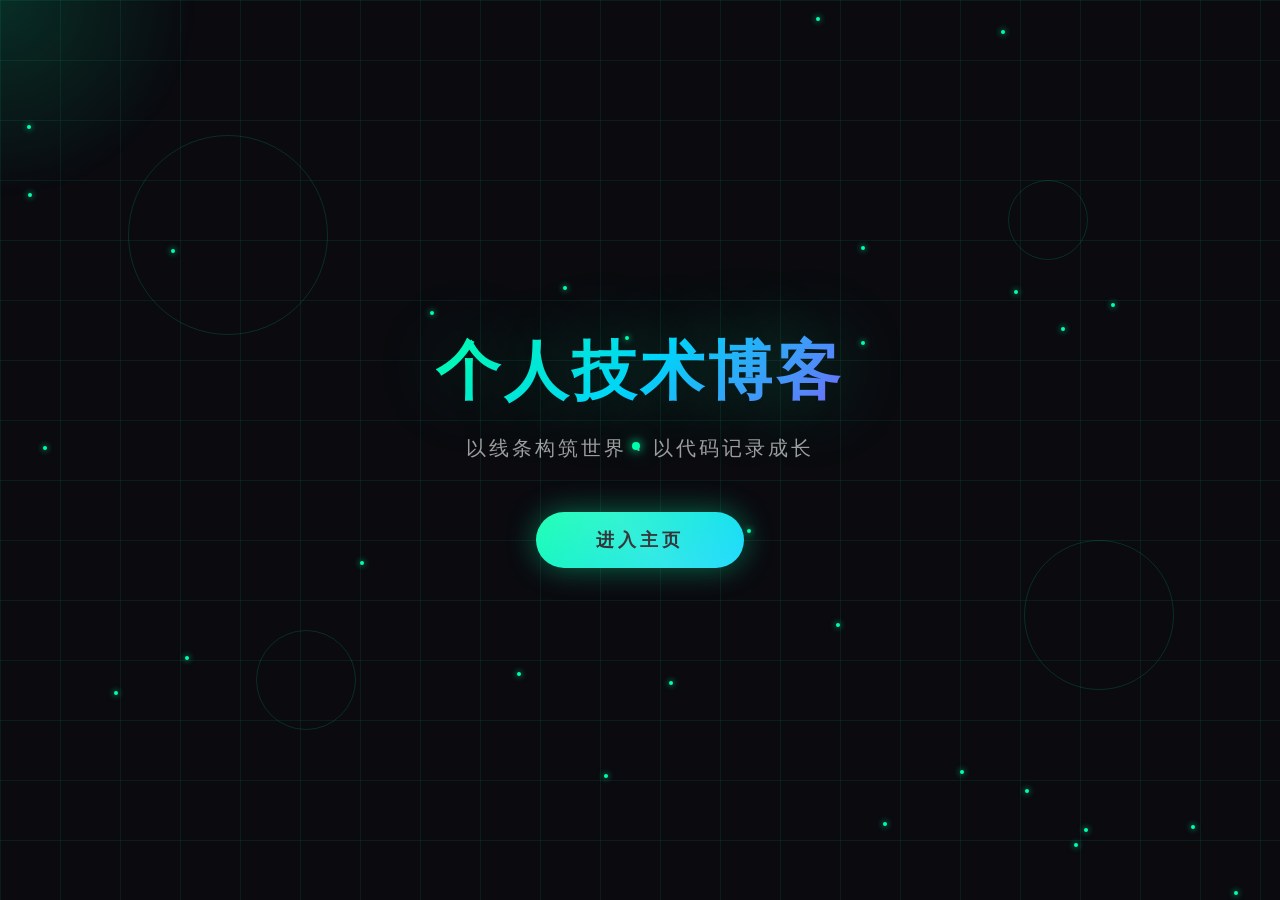
<file: my-blog-frontend-github/index.html>
<!DOCTYPE html>
<html lang="zh-CN">
<head>
<meta charset="UTF-8">
<meta name="viewport" content="width=device-width, initial-scale=1.0">
<title>个人技术博客</title>
<style>
* { margin: 0; padding: 0; box-sizing: border-box; }
body {
    background: #0a0a0f;
    color: #fff;
    font-family: "Microsoft Yahei", -apple-system, BlinkMacSystemFont, sans-serif;
    overflow: hidden;
    height: 100vh;
    display: flex;
    align-items: center;
    justify-content: center;
    position: relative;
    cursor: none;
}
.grid-bg {
    position: absolute;
    top: 0; left: 0;
    width: 100%; height: 100%;
    background-image: 
        linear-gradient(rgba(0, 255, 170, 0.08) 1px, transparent 1px),
        linear-gradient(90deg, rgba(0, 255, 170, 0.08) 1px, transparent 1px);
    background-size: 60px 60px;
    animation: gridMove 20s linear infinite;
}
@keyframes gridMove {
    0% { background-position: 0 0; }
    100% { background-position: 60px 60px; }
}
.lines {
    position: absolute;
    top: 0; left: 0;
    width: 100%; height: 100%;
    overflow: hidden;
    pointer-events: none;
}
.line {
    position: absolute;
    background: linear-gradient(90deg, transparent, rgba(0, 255, 170, 0.3), transparent);
    height: 1px;
    animation: lineMove 8s ease-in-out infinite;
}
@keyframes lineMove {
    0% { transform: translateX(-100%); opacity: 0; }
    50% { opacity: 1; }
    100% { transform: translateX(100%); opacity: 0; }
}
.particles {
    position: absolute;
    top: 0; left: 0;
    width: 100%; height: 100%;
    pointer-events: none;
}
.particle {
    position: absolute;
    width: 4px; height: 4px;
    background: #00ffaa;
    border-radius: 50%;
    box-shadow: 0 0 6px #00ffaa;
    animation: particleFloat 6s ease-in-out infinite;
}
@keyframes particleFloat {
    0%, 100% { transform: translateY(0); opacity: 0.3; }
    50% { transform: translateY(-30px); opacity: 1; }
}
.cursor-glow {
    position: fixed;
    width: 400px;
    height: 400px;
    border-radius: 50%;
    background: radial-gradient(circle, rgba(0, 255, 170, 0.15) 0%, transparent 70%);
    pointer-events: none;
    transform: translate(-50%, -50%);
    z-index: 1;
    transition: width 0.3s, height 0.3s;
}
.cursor-dot {
    position: fixed;
    width: 8px;
    height: 8px;
    background: #00ffaa;
    border-radius: 50%;
    pointer-events: none;
    transform: translate(-50%, -50%);
    z-index: 9999;
    box-shadow: 0 0 10px #00ffaa, 0 0 20px rgba(0, 255, 170, 0.5);
    transition: width 0.2s, height 0.2s;
}
.cursor-dot.clicking {
    width: 16px;
    height: 16px;
}
.drag-trail {
    position: fixed;
    width: 6px;
    height: 6px;
    background: #00ffaa;
    border-radius: 50%;
    pointer-events: none;
    z-index: 9998;
    transform: translate(-50%, -50%);
}
.ripple {
    position: fixed;
    width: 20px;
    height: 20px;
    border: 2px solid #00ffaa;
    border-radius: 50%;
    pointer-events: none;
    transform: translate(-50%, -50%);
    z-index: 9997;
    animation: rippleExpand 0.8s ease-out forwards;
}
@keyframes rippleExpand {
    0% {
        width: 20px;
        height: 20px;
        opacity: 1;
    }
    100% {
        width: 150px;
        height: 150px;
        opacity: 0;
    }
}
.explosion-particle {
    position: fixed;
    width: 4px;
    height: 4px;
    background: #00ffaa;
    border-radius: 50%;
    pointer-events: none;
    z-index: 9996;
    box-shadow: 0 0 8px currentColor;
}
.container {
    text-align: center;
    z-index: 10;
    animation: fadeInUp 1.2s ease-out;
    position: relative;
}
@keyframes fadeInUp {
    from { opacity: 0; transform: translateY(30px); }
    to { opacity: 1; transform: translateY(0); }
}
.title {
    font-size: 64px;
    font-weight: bold;
    margin-bottom: 20px;
    background: linear-gradient(135deg, #00ffaa 0%, #00d4ff 50%, #7b61ff 100%);
    -webkit-background-clip: text;
    -webkit-text-fill-color: transparent;
    background-clip: text;
    letter-spacing: 4px;
    text-shadow: 0 0 80px rgba(0, 255, 170, 0.3);
    transition: transform 0.3s ease;
}
.subtitle {
    font-size: 20px;
    color: rgba(255, 255, 255, 0.6);
    margin-bottom: 50px;
    letter-spacing: 3px;
}
.enter-btn {
    display: inline-block;
    padding: 16px 60px;
    font-size: 18px;
    font-weight: bold;
    color: #0a0a0f;
    background: linear-gradient(135deg, #00ffaa 0%, #00d4ff 100%);
    border: none;
    border-radius: 50px;
    cursor: none;
    text-decoration: none;
    letter-spacing: 4px;
    transition: all 0.3s ease;
    box-shadow: 0 0 30px rgba(0, 255, 170, 0.4);
    position: relative;
    overflow: hidden;
}
.enter-btn:hover {
    transform: translateY(-3px) scale(1.05);
    box-shadow: 0 0 50px rgba(0, 255, 170, 0.6);
}
.enter-btn::after {
    content: '';
    position: absolute;
    top: -50%; left: -50%;
    width: 200%; height: 200%;
    background: linear-gradient(45deg, transparent, rgba(255,255,255,0.2), transparent);
    animation: btnShine 3s ease-in-out infinite;
}
@keyframes btnShine {
    0% { transform: translateX(-100%) rotate(45deg); }
    100% { transform: translateX(100%) rotate(45deg); }
}
.floating-shape {
    position: absolute;
    border: 1px solid rgba(0, 255, 170, 0.15);
    border-radius: 50%;
    animation: float 10s ease-in-out infinite;
}
@keyframes float {
    0%, 100% { transform: translate(0, 0); }
    25% { transform: translate(20px, -20px); }
    50% { transform: translate(-10px, -10px); }
    75% { transform: translate(-20px, 10px); }
}
.shape1 { width: 200px; height: 200px; top: 15%; left: 10%; animation-delay: 0s; }
.shape2 { width: 150px; height: 150px; top: 60%; left: 80%; animation-delay: 2s; }
.shape3 { width: 100px; height: 100px; top: 70%; left: 20%; animation-delay: 4s; }
.shape4 { width: 80px; height: 80px; top: 20%; right: 15%; animation-delay: 1s; }
</style>
</head>
<body>
<div class="grid-bg"></div>
<div class="lines">
    <div class="line" style="top: 20%; animation-delay: 0s;"></div>
    <div class="line" style="top: 40%; animation-delay: 2s;"></div>
    <div class="line" style="top: 60%; animation-delay: 4s;"></div>
    <div class="line" style="top: 80%; animation-delay: 1s;"></div>
</div>
<div class="particles" id="particles"></div>
<div class="floating-shape shape1"></div>
<div class="floating-shape shape2"></div>
<div class="floating-shape shape3"></div>
<div class="floating-shape shape4"></div>

<div class="cursor-glow" id="cursorGlow"></div>
<div class="cursor-dot" id="cursorDot"></div>

<div class="container">
    <h1 class="title" id="mainTitle">个人技术博客</h1>
    <p class="subtitle">以线条构筑世界 · 以代码记录成长</p>
    <a href="home.html" class="enter-btn" id="enterBtn">进入主页</a>
</div>

<script>
const cursorGlow = document.getElementById('cursorGlow');
const cursorDot = document.getElementById('cursorDot');
const enterBtn = document.getElementById('enterBtn');
const mainTitle = document.getElementById('mainTitle');

let mouseX = 0, mouseY = 0;
let glowX = 0, glowY = 0;
const trailParticles = [];

document.addEventListener('mousemove', (e) => {
    mouseX = e.clientX;
    mouseY = e.clientY;
    
    cursorDot.style.left = mouseX + 'px';
    cursorDot.style.top = mouseY + 'px';
    
    for (let i = 0; i < 2; i++) {
        createTrailParticle(mouseX, mouseY);
    }
});

function createTrailParticle(x, y) {
    const particle = document.createElement('div');
    particle.className = 'drag-trail';
    particle.style.left = x + 'px';
    particle.style.top = y + 'px';
    
    const hue = 150 + Math.random() * 60;
    particle.style.background = `hsl(${hue}, 100%, 60%)`;
    particle.style.boxShadow = `0 0 6px hsl(${hue}, 100%, 60%)`;
    
    document.body.appendChild(particle);
    trailParticles.push({
        element: particle,
        x: x,
        y: y,
        vx: (Math.random() - 0.5) * 2,
        vy: (Math.random() - 0.5) * 2,
        life: 1
    });
}

function updateTrail() {
    for (let i = trailParticles.length - 1; i >= 0; i--) {
        const p = trailParticles[i];
        p.x += p.vx;
        p.y += p.vy;
        p.life -= 0.03;
        
        p.element.style.left = p.x + 'px';
        p.element.style.top = p.y + 'px';
        p.element.style.opacity = p.life;
        p.element.style.transform = `translate(-50%, -50%) scale(${p.life})`;
        
        if (p.life <= 0) {
            p.element.remove();
            trailParticles.splice(i, 1);
        }
    }
    requestAnimationFrame(updateTrail);
}
updateTrail();

function animateGlow() {
    glowX += (mouseX - glowX) * 0.1;
    glowY += (mouseY - glowY) * 0.1;
    cursorGlow.style.left = glowX + 'px';
    cursorGlow.style.top = glowY + 'px';
    requestAnimationFrame(animateGlow);
}
animateGlow();

document.addEventListener('mousedown', (e) => {
    cursorDot.classList.add('clicking');
    createRipple(e.clientX, e.clientY);
    createExplosion(e.clientX, e.clientY);
});

document.addEventListener('mouseup', () => {
    cursorDot.classList.remove('clicking');
});

function createRipple(x, y) {
    const ripple = document.createElement('div');
    ripple.className = 'ripple';
    ripple.style.left = x + 'px';
    ripple.style.top = y + 'px';
    document.body.appendChild(ripple);
    setTimeout(() => ripple.remove(), 800);
}

function createExplosion(x, y) {
    const particleCount = 20;
    for (let i = 0; i < particleCount; i++) {
        const particle = document.createElement('div');
        particle.className = 'explosion-particle';
        
        const angle = (Math.PI * 2 * i) / particleCount;
        const velocity = 60 + Math.random() * 80;
        const hue = 150 + Math.random() * 80;
        
        particle.style.background = `hsl(${hue}, 100%, 60%)`;
        particle.style.color = `hsl(${hue}, 100%, 60%)`;
        particle.style.left = x + 'px';
        particle.style.top = y + 'px';
        
        document.body.appendChild(particle);
        
        const dx = Math.cos(angle) * velocity;
        const dy = Math.sin(angle) * velocity;
        
        let posX = x, posY = y;
        let vx = dx, vy = dy;
        let life = 1;
        
        const animate = () => {
            posX += vx * 0.05;
            posY += vy * 0.05;
            vy += 0.5;
            life -= 0.02;
            
            particle.style.left = posX + 'px';
            particle.style.top = posY + 'px';
            particle.style.opacity = life;
            particle.style.transform = `translate(-50%, -50%) scale(${life})`;
            
            if (life > 0) {
                requestAnimationFrame(animate);
            } else {
                particle.remove();
            }
        };
        animate();
    }
}

enterBtn.addEventListener('mouseenter', () => {
    cursorGlow.style.width = '600px';
    cursorGlow.style.height = '600px';
});

enterBtn.addEventListener('mouseleave', () => {
    cursorGlow.style.width = '400px';
    cursorGlow.style.height = '400px';
});

document.addEventListener('mousemove', (e) => {
    const rect = mainTitle.getBoundingClientRect();
    const centerX = rect.left + rect.width / 2;
    const centerY = rect.top + rect.height / 2;
    const offsetX = (e.clientX - centerX) * 0.02;
    const offsetY = (e.clientY - centerY) * 0.02;
    mainTitle.style.transform = `translate(${offsetX}px, ${offsetY}px)`;
});

for (let i = 0; i < 30; i++) {
    const p = document.createElement('div');
    p.className = 'particle';
    p.style.left = Math.random() * 100 + '%';
    p.style.top = Math.random() * 100 + '%';
    p.style.animationDelay = Math.random() * 6 + 's';
    p.style.animationDuration = (4 + Math.random() * 4) + 's';
    document.getElementById('particles').appendChild(p);
}
</script>
</body>
</html>
</file>
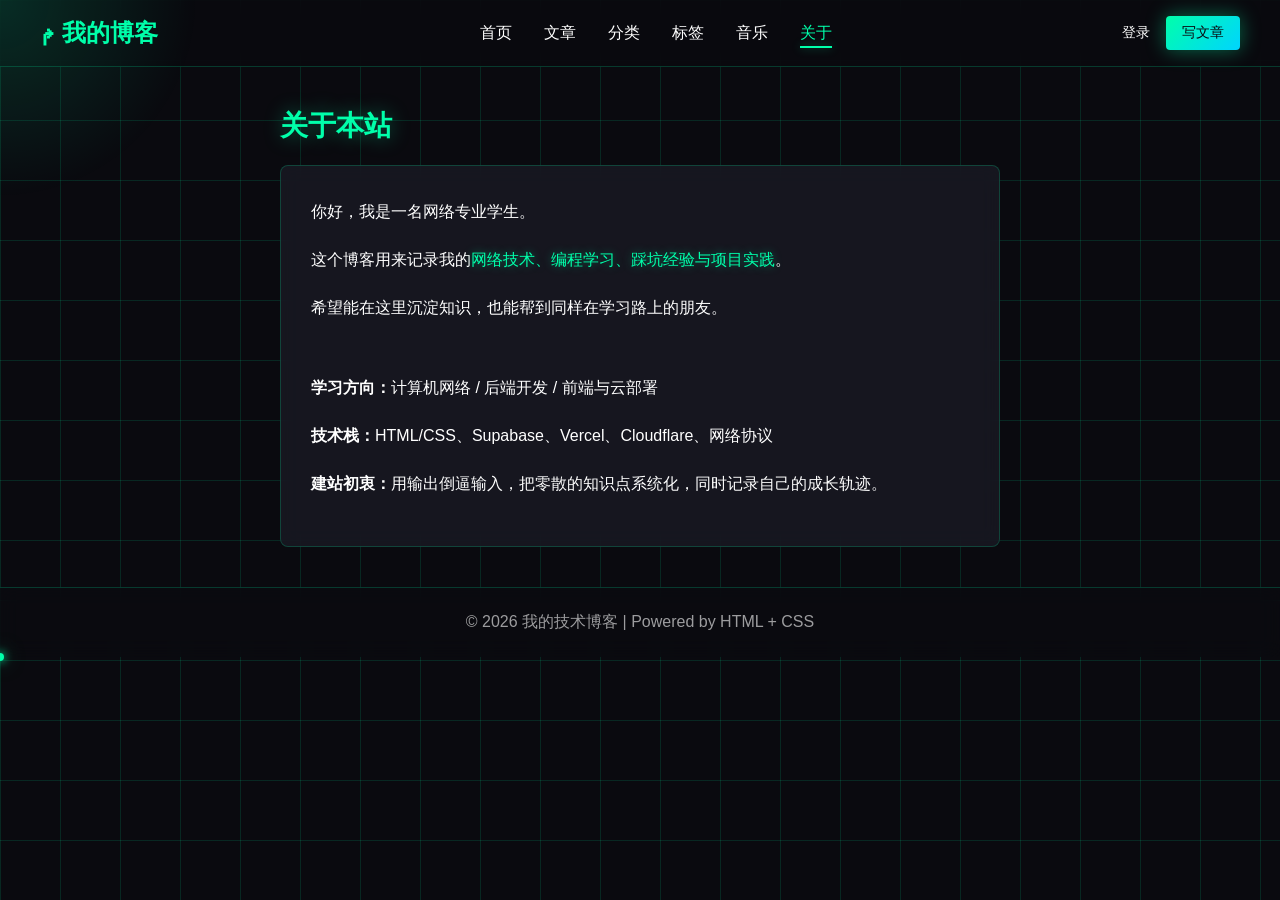
<file: my-blog-frontend-github/about.html>
<!DOCTYPE html>
<html lang="zh-CN">
<head>
<meta charset="UTF-8"><meta name="viewport" content="width=device-width,initial-scale=1.0"><title>关于 - 我的技术博客</title>
<link rel="stylesheet" href="./static/common.css">
<style>
.container{max-width:800px;margin:40px auto;padding:0 40px}
.page-title{font-size:28px;color:var(--accent);margin-bottom:20px;text-shadow:0 0 20px var(--accent-glow)}
.about-card{background:var(--bg-card);backdrop-filter:blur(10px);border:1px solid var(--border-color);border-radius:8px;padding:30px;line-height:2;transition:all .4s cubic-bezier(.34,1.56,.64,1);transform-origin:center bottom}
.about-card:hover{border-color:var(--accent);transform:translateY(-4px);box-shadow:0 10px 24px rgba(0,255,170,.12),0 0 0 1px var(--border-hover)}
.about-card p{margin-bottom:16px}
.about-card .highlight{color:var(--accent);font-weight:500;text-shadow:0 0 10px var(--accent-glow)}
</style>
</head>
<body>
<div class="grid-bg"></div>
<nav>
    <a href="index.html" class="logo">我的博客</a>
    <div class="nav-links">
        <a href="home.html">首页</a>
        <a href="articles.html">文章</a>
        <a href="categories.html">分类</a>
        <a href="tags.html">标签</a>
        <a href="music.html">音乐</a>
        <a href="about.html" class="active">关于</a>
    </div>
    <div class="nav-actions">
        <a href="#" class="login-btn">登录</a>
        <a href="#" class="start-btn">写文章</a>
    </div>
</nav>
<div class="container">
    <h1 class="page-title">关于本站</h1>
    <div class="about-card">
        <p>你好，我是一名网络专业学生。</p>
        <p>这个博客用来记录我的<span class="highlight">网络技术、编程学习、踩坑经验与项目实践</span>。</p>
        <p>希望能在这里沉淀知识，也能帮到同样在学习路上的朋友。</p>
        <br>
        <p><strong>学习方向：</strong>计算机网络 / 后端开发 / 前端与云部署</p>
        <p><strong>技术栈：</strong>HTML/CSS、Supabase、Vercel、Cloudflare、网络协议</p>
        <p><strong>建站初衷：</strong>用输出倒逼输入，把零散的知识点系统化，同时记录自己的成长轨迹。</p>
    </div>
</div>
<footer><p>© 2026 我的技术博客 | Powered by HTML + CSS</p></footer>
<script src="./static/common.js"></script>
</body>
</html>
</file>
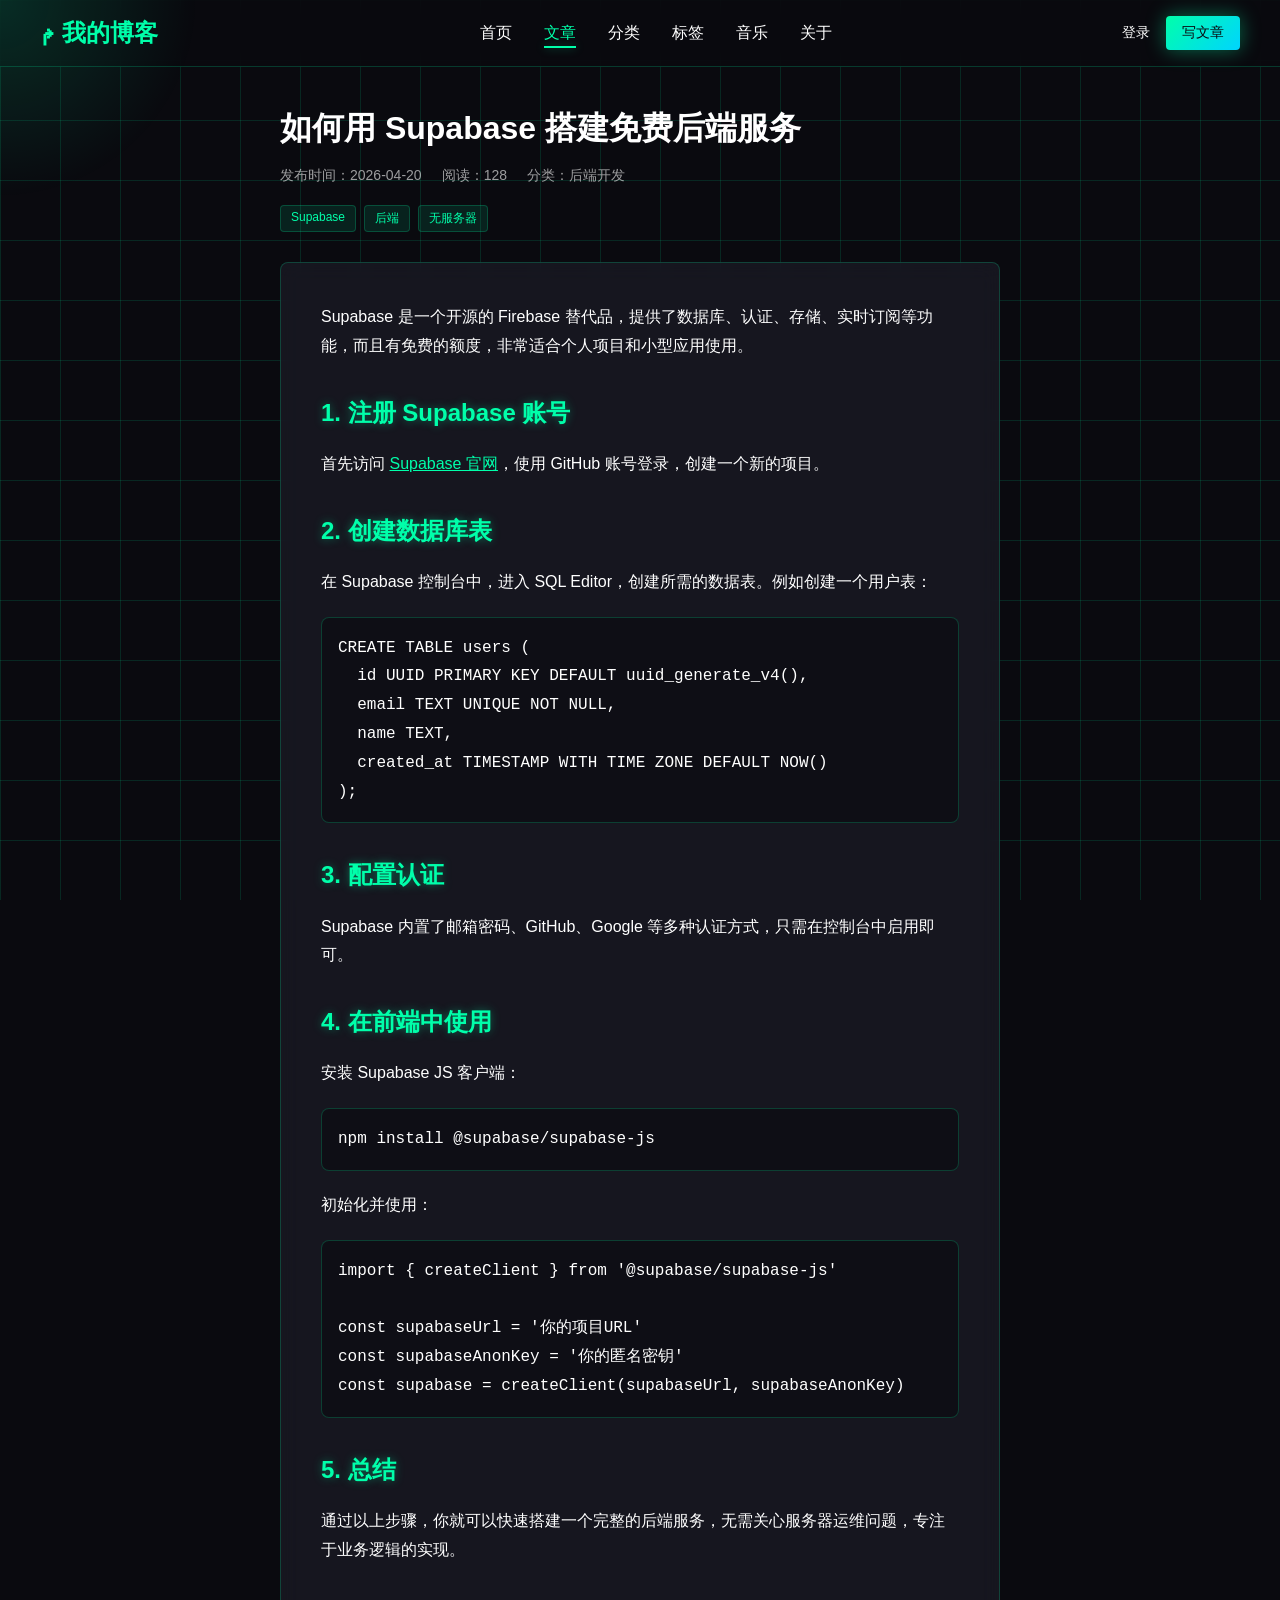
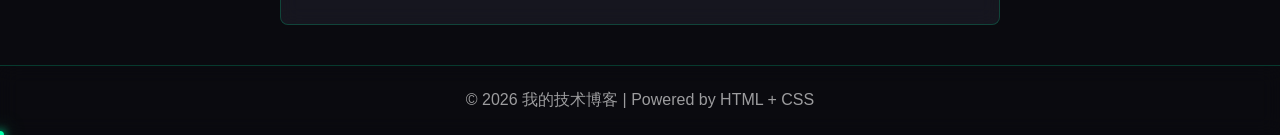
<file: my-blog-frontend-github/article-detail.html>
<!DOCTYPE html>
<html lang="zh-CN">
<head>
<meta charset="UTF-8"><meta name="viewport" content="width=device-width,initial-scale=1.0"><title>如何用 Supabase 搭建免费后端服务 - 我的技术博客</title>
<link rel="stylesheet" href="./static/common.css">
<style>
.container{max-width:800px;margin:40px auto;padding:0 40px}
.article-header{margin-bottom:30px}
.article-title-main{font-size:32px;color:#fff;margin-bottom:16px}
.article-meta{display:flex;gap:20px;color:var(--text-secondary);font-size:14px;margin-bottom:20px}
.article-tags{display:flex;gap:8px;margin-bottom:20px}
.article-content{background:var(--bg-card);backdrop-filter:blur(10px);border:1px solid var(--border-color);border-radius:8px;padding:40px;font-size:16px;transition:all .4s cubic-bezier(.34,1.56,.64,1);transform-origin:center bottom;line-height:1.8}
.article-content:hover{border-color:var(--accent);transform:translateY(-4px);box-shadow:0 10px 24px rgba(0,255,170,.12),0 0 0 1px var(--border-hover)}
.article-content h2{color:var(--accent);margin:30px 0 16px;font-size:24px;text-shadow:0 0 10px var(--accent-glow)}
.article-content p{margin-bottom:20px}
.article-content code{background:rgba(0,255,170,.1);padding:2px 6px;border-radius:4px;color:var(--accent)}
.article-content pre{background:rgba(0,0,0,.3);padding:16px;border-radius:8px;overflow-x:auto;margin:20px 0;border:1px solid var(--border-color)}
</style>
</head>
<body>
<div class="grid-bg"></div>
<nav>
    <a href="index.html" class="logo">我的博客</a>
    <div class="nav-links">
        <a href="home.html">首页</a>
        <a href="articles.html" class="active">文章</a>
        <a href="categories.html">分类</a>
        <a href="tags.html">标签</a>
        <a href="music.html">音乐</a>
        <a href="about.html">关于</a>
    </div>
    <div class="nav-actions">
        <a href="#" class="login-btn">登录</a>
        <a href="#" class="start-btn">写文章</a>
    </div>
</nav>
<div class="container">
    <div class="article-header">
        <h1 class="article-title-main">如何用 Supabase 搭建免费后端服务</h1>
        <div class="article-meta"><span>发布时间：2026-04-20</span><span>阅读：128</span><span>分类：后端开发</span></div>
        <div class="article-tags"><span class="tag">Supabase</span><span class="tag">后端</span><span class="tag">无服务器</span></div>
    </div>
    <div class="article-content">
        <p>Supabase 是一个开源的 Firebase 替代品，提供了数据库、认证、存储、实时订阅等功能，而且有免费的额度，非常适合个人项目和小型应用使用。</p>
        <h2>1. 注册 Supabase 账号</h2>
        <p>首先访问 <a href="https://supabase.com" style="color:var(--accent)">Supabase 官网</a>，使用 GitHub 账号登录，创建一个新的项目。</p>
        <h2>2. 创建数据库表</h2>
        <p>在 Supabase 控制台中，进入 SQL Editor，创建所需的数据表。例如创建一个用户表：</p>
        <pre>CREATE TABLE users (
  id UUID PRIMARY KEY DEFAULT uuid_generate_v4(),
  email TEXT UNIQUE NOT NULL,
  name TEXT,
  created_at TIMESTAMP WITH TIME ZONE DEFAULT NOW()
);</pre>
        <h2>3. 配置认证</h2>
        <p>Supabase 内置了邮箱密码、GitHub、Google 等多种认证方式，只需在控制台中启用即可。</p>
        <h2>4. 在前端中使用</h2>
        <p>安装 Supabase JS 客户端：</p>
        <pre>npm install @supabase/supabase-js</pre>
        <p>初始化并使用：</p>
        <pre>import { createClient } from '@supabase/supabase-js'

const supabaseUrl = '你的项目URL'
const supabaseAnonKey = '你的匿名密钥'
const supabase = createClient(supabaseUrl, supabaseAnonKey)</pre>
        <h2>5. 总结</h2>
        <p>通过以上步骤，你就可以快速搭建一个完整的后端服务，无需关心服务器运维问题，专注于业务逻辑的实现。</p>
    </div>
</div>
<footer><p>© 2026 我的技术博客 | Powered by HTML + CSS</p></footer>
<script src="./static/common.js"></script>
</body>
</html>
</file>
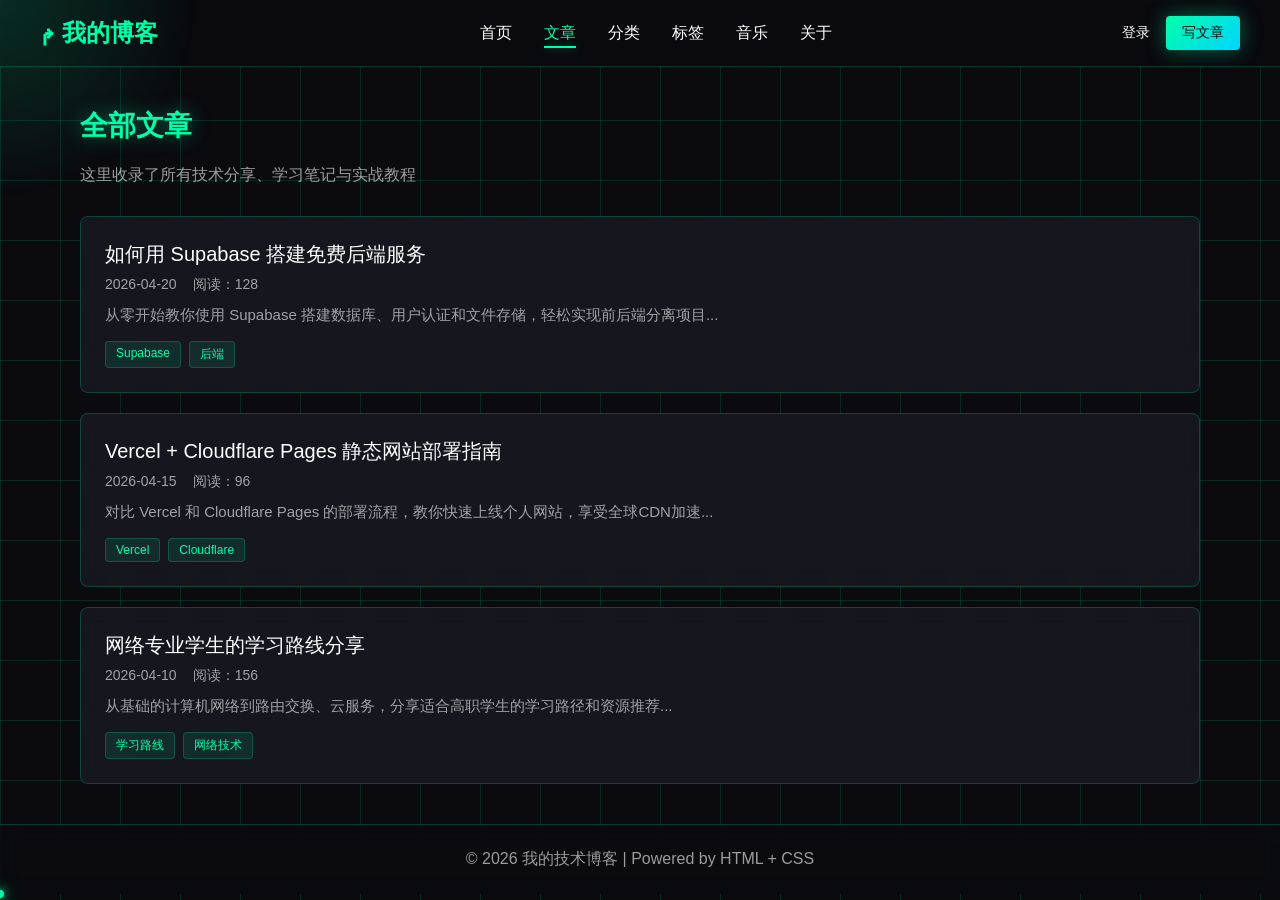
<file: my-blog-frontend-github/articles.html>
<!DOCTYPE html>
<html lang="zh-CN">
<head>
<meta charset="UTF-8"><meta name="viewport" content="width=device-width,initial-scale=1.0"><title>全部文章 - 我的技术博客</title>
<link rel="stylesheet" href="./static/common.css">
<style>
.page-container{max-width:1200px;margin:0 auto;padding:40px}
.page-title{font-size:28px;color:var(--accent);margin-bottom:20px;text-shadow:0 0 20px var(--accent-glow)}
.page-desc{color:var(--text-secondary);margin-bottom:30px}
.article-list{display:flex;flex-direction:column;gap:20px}
.article-card{background:var(--bg-card);backdrop-filter:blur(10px);border:1px solid var(--border-color);border-radius:8px;padding:24px;transition:all .4s cubic-bezier(.34,1.56,.64,1);transform-origin:center bottom;cursor:none}
.article-card:hover{border-color:var(--accent);transform:translateY(-6px) scale(1.02);box-shadow:0 12px 32px rgba(0,255,170,.15),0 0 0 1px var(--border-hover)}
.article-title{font-size:20px;color:#fff;margin-bottom:8px;text-decoration:none;display:block;transition:color .3s}
.article-title:hover{color:var(--accent);text-shadow:0 0 10px var(--accent-glow)}
.article-meta{display:flex;gap:16px;color:var(--text-secondary);font-size:14px;margin-bottom:12px}
.article-excerpt{color:var(--text-secondary);font-size:15px;margin-bottom:16px}
.tag-list{display:flex;gap:8px}
.tag{background:rgba(0,255,170,.1);color:var(--accent);padding:4px 10px;border-radius:4px;font-size:12px;cursor:none;transition:background-color .2s;border:1px solid var(--border-color)}
.tag:hover{background:var(--accent);color:var(--bg-primary);box-shadow:0 0 15px var(--accent-glow)}
</style>
</head>
<body>
<div class="grid-bg"></div>
<nav>
    <a href="index.html" class="logo">我的博客</a>
    <div class="nav-links">
        <a href="home.html">首页</a>
        <a href="articles.html" class="active">文章</a>
        <a href="categories.html">分类</a>
        <a href="tags.html">标签</a>
        <a href="music.html">音乐</a>
        <a href="about.html">关于</a>
    </div>
    <div class="nav-actions">
        <a href="#" class="login-btn">登录</a>
        <a href="#" class="start-btn">写文章</a>
    </div>
</nav>
<div class="page-container">
    <h1 class="page-title">全部文章</h1>
    <p class="page-desc">这里收录了所有技术分享、学习笔记与实战教程</p>
    <div class="article-list">
        <div class="article-card">
            <a href="article-detail.html?id=1" class="article-title">如何用 Supabase 搭建免费后端服务</a>
            <div class="article-meta"><span>2026-04-20</span><span>阅读：128</span></div>
            <p class="article-excerpt">从零开始教你使用 Supabase 搭建数据库、用户认证和文件存储，轻松实现前后端分离项目...</p>
            <div class="tag-list"><span class="tag" onclick="location.href="tags.html?tag=Supabase'">Supabase</span><span class="tag" onclick="location.href="tags.html?tag=后端'">后端</span></div>
        </div>
        <div class="article-card">
            <a href="article-detail.html?id=2" class="article-title">Vercel + Cloudflare Pages 静态网站部署指南</a>
            <div class="article-meta"><span>2026-04-15</span><span>阅读：96</span></div>
            <p class="article-excerpt">对比 Vercel 和 Cloudflare Pages 的部署流程，教你快速上线个人网站，享受全球CDN加速...</p>
            <div class="tag-list"><span class="tag" onclick="location.href="tags.html?tag=Vercel'">Vercel</span><span class="tag" onclick="location.href="tags.html?tag=Cloudflare'">Cloudflare</span></div>
        </div>
        <div class="article-card">
            <a href="article-detail.html?id=3" class="article-title">网络专业学生的学习路线分享</a>
            <div class="article-meta"><span>2026-04-10</span><span>阅读：156</span></div>
            <p class="article-excerpt">从基础的计算机网络到路由交换、云服务，分享适合高职学生的学习路径和资源推荐...</p>
            <div class="tag-list"><span class="tag" onclick="location.href="tags.html?tag=学习路线'">学习路线</span><span class="tag" onclick="location.href="tags.html?tag=网络技术'">网络技术</span></div>
        </div>
    </div>
</div>
<footer><p>© 2026 我的技术博客 | Powered by HTML + CSS</p></footer>
<script src="./static/common.js"></script>
</body>
</html>
</file>
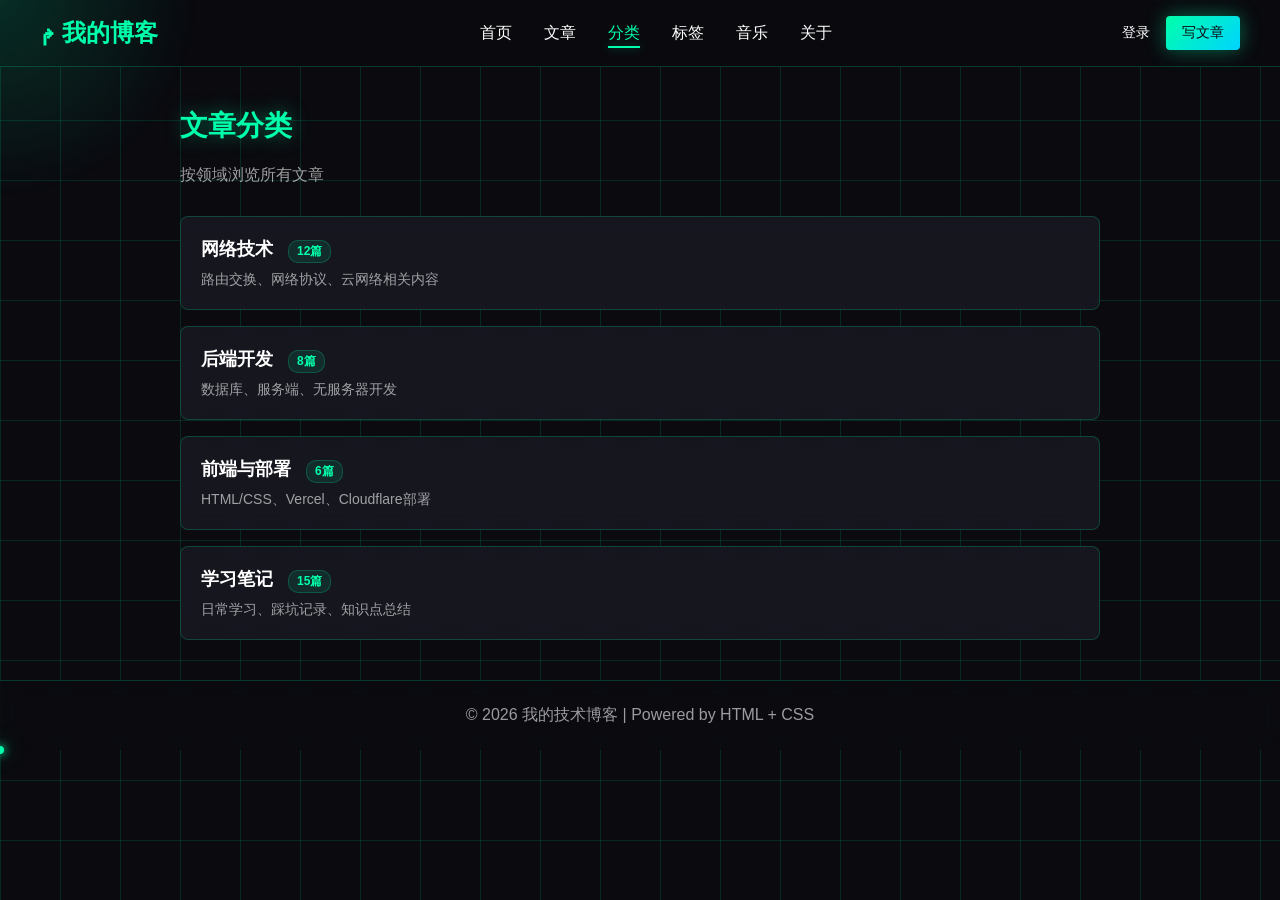
<file: my-blog-frontend-github/categories.html>
<!DOCTYPE html>
<html lang="zh-CN">
<head>
<meta charset="UTF-8"><meta name="viewport" content="width=device-width,initial-scale=1.0"><title>分类 - 我的技术博客</title>
<link rel="stylesheet" href="./static/common.css">
<style>
.container{max-width:1000px;margin:40px auto;padding:0 40px}
.page-title{font-size:28px;color:var(--accent);margin-bottom:20px;text-shadow:0 0 20px var(--accent-glow)}
.page-desc{color:var(--text-secondary);margin-bottom:30px}
.cate-card{background:var(--bg-card);backdrop-filter:blur(10px);border:1px solid var(--border-color);border-radius:8px;padding:20px;margin-bottom:16px;transition:all .4s cubic-bezier(.34,1.56,.64,1);transform-origin:center bottom;cursor:none}
.cate-card:hover{border-color:var(--accent);transform:translateY(-6px) scale(1.01);box-shadow:0 12px 32px rgba(0,255,170,.15),0 0 0 1px var(--border-hover)}
.cate-count{display:inline-block;background:rgba(0,255,170,.1);color:var(--accent);padding:2px 8px;border-radius:10px;font-size:12px;margin-left:10px;border:1px solid var(--border-color)}
.cate-card h3{color:#fff;font-size:18px;margin-bottom:8px}
.cate-card p{color:var(--text-secondary);font-size:14px}
</style>
</head>
<body>
<div class="grid-bg"></div>
<nav>
    <a href="index.html" class="logo">我的博客</a>
    <div class="nav-links">
        <a href="home.html">首页</a>
        <a href="articles.html">文章</a>
        <a href="categories.html" class="active">分类</a>
        <a href="tags.html">标签</a>
        <a href="music.html">音乐</a>
        <a href="about.html">关于</a>
    </div>
    <div class="nav-actions">
        <a href="#" class="login-btn">登录</a>
        <a href="#" class="start-btn">写文章</a>
    </div>
</nav>
<div class="container">
    <h1 class="page-title">文章分类</h1>
    <p class="page-desc">按领域浏览所有文章</p>
    <div class="cate-card" onclick="location.href="articles.html?cate=网络技术'">
        <h3>网络技术 <span class="cate-count">12篇</span></h3>
        <p>路由交换、网络协议、云网络相关内容</p>
    </div>
    <div class="cate-card" onclick="location.href="articles.html?cate=后端开发'">
        <h3>后端开发 <span class="cate-count">8篇</span></h3>
        <p>数据库、服务端、无服务器开发</p>
    </div>
    <div class="cate-card" onclick="location.href="articles.html?cate=前端与部署'">
        <h3>前端与部署 <span class="cate-count">6篇</span></h3>
        <p>HTML/CSS、Vercel、Cloudflare部署</p>
    </div>
    <div class="cate-card" onclick="location.href="articles.html?cate=学习笔记'">
        <h3>学习笔记 <span class="cate-count">15篇</span></h3>
        <p>日常学习、踩坑记录、知识点总结</p>
    </div>
</div>
<footer><p>© 2026 我的技术博客 | Powered by HTML + CSS</p></footer>
<script src="./static/common.js"></script>
</body>
</html>
</file>
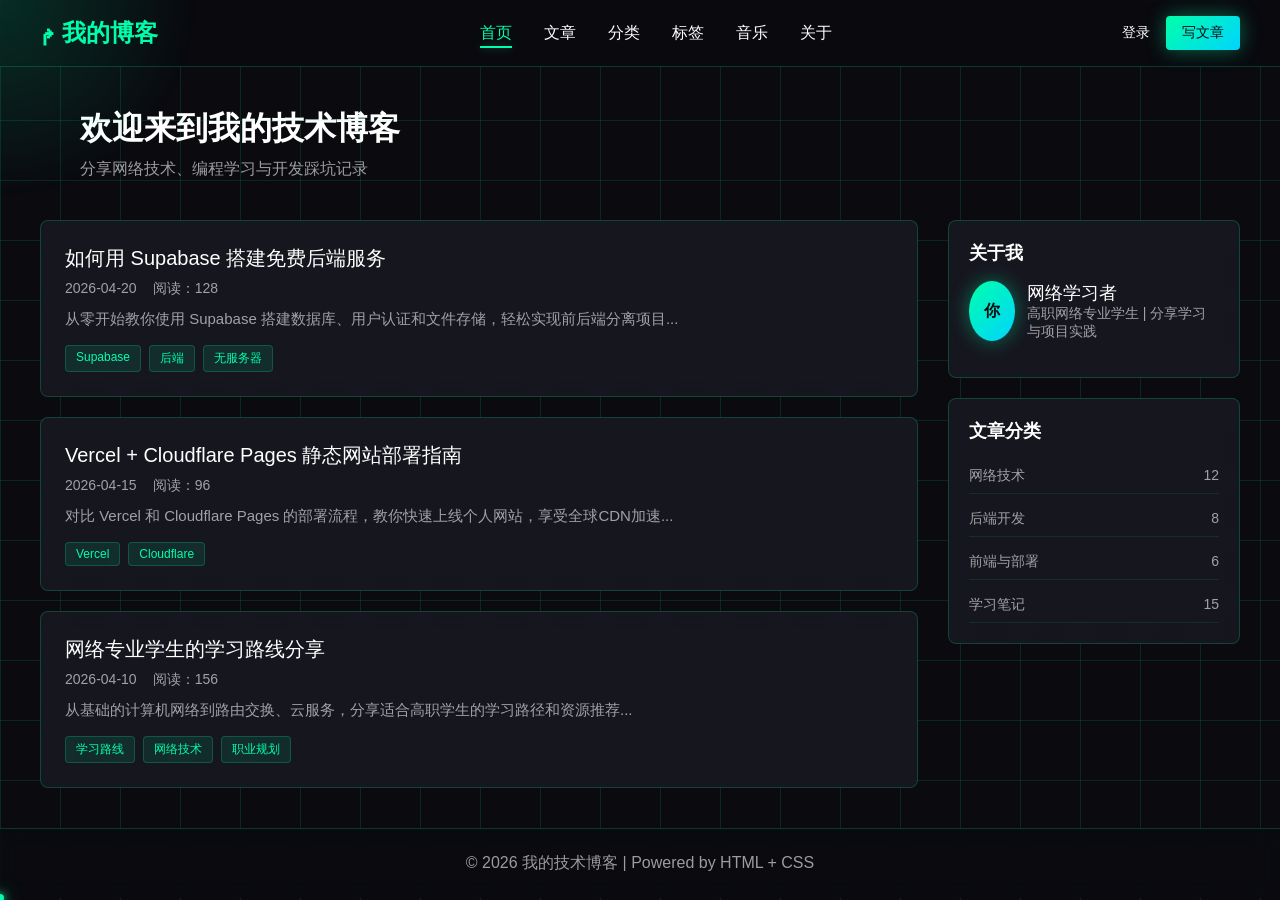
<file: my-blog-frontend-github/home.html>
<!DOCTYPE html>
<html lang="zh-CN">
<head>
<meta charset="UTF-8"><meta name="viewport" content="width=device-width,initial-scale=1.0"><title>我的技术博客 - 首页</title>
<link rel="stylesheet" href="./static/common.css">
<style>
.main-content{display:grid;grid-template-columns:3fr 1fr;gap:30px;padding:0 40px 40px;max-width:1400px;margin:0 auto}
.article-list{display:flex;flex-direction:column;gap:20px}
.article-card{background:var(--bg-card);backdrop-filter:blur(10px);border:1px solid var(--border-color);border-radius:8px;padding:24px;transition:all .4s cubic-bezier(.34,1.56,.64,1);transform-origin:center bottom;cursor:none}
.article-card:hover{border-color:var(--accent);transform:translateY(-6px) scale(1.02);box-shadow:0 12px 32px rgba(0,255,170,.15),0 0 0 1px var(--border-hover)}
.article-title{font-size:20px;color:#fff;margin-bottom:8px;text-decoration:none;display:block;transition:color .3s}
.article-title:hover{color:var(--accent);text-shadow:0 0 10px var(--accent-glow)}
.article-meta{display:flex;gap:16px;color:var(--text-secondary);font-size:14px;margin-bottom:12px}
.article-excerpt{color:var(--text-secondary);font-size:15px;margin-bottom:16px}
.tag-list{display:flex;gap:8px}
.tag{background:rgba(0,255,170,.1);color:var(--accent);padding:4px 10px;border-radius:4px;font-size:12px;border:1px solid var(--border-color);transition:all .3s}
.tag:hover{background:var(--accent);color:var(--bg-primary);box-shadow:0 0 15px var(--accent-glow)}
.sidebar{display:flex;flex-direction:column;gap:20px}
.sidebar-card{background:var(--bg-card);backdrop-filter:blur(10px);border:1px solid var(--border-color);border-radius:8px;padding:20px}
.sidebar-title{font-size:18px;margin-bottom:16px;color:#fff}
.author-info{display:flex;align-items:center;gap:12px;margin-bottom:16px}
.avatar{width:60px;height:60px;border-radius:50%;background:linear-gradient(135deg,var(--accent) 0%,var(--accent-blue) 100%);display:flex;align-items:center;justify-content:center;color:var(--bg-primary);font-weight:700;box-shadow:0 0 20px var(--accent-glow)}
.author-name{font-size:18px;color:#fff}
.author-bio{color:var(--text-secondary);font-size:14px}
.category-list{display:flex;flex-direction:column;gap:8px}
.category-item{display:flex;justify-content:space-between;color:var(--text-secondary);font-size:14px;padding:8px 0;border-bottom:1px solid rgba(0,255,170,.1);transition:color .3s}
.category-item:hover{color:var(--accent)}
</style>
</head>
<body>
<div class="grid-bg"></div>
<nav>
    <a href="index.html" class="logo">我的博客</a>
    <div class="nav-links">
        <a href="home.html" class="active">首页</a>
        <a href="articles.html">文章</a>
        <a href="categories.html">分类</a>
        <a href="tags.html">标签</a>
        <a href="music.html">音乐</a>
        <a href="about.html">关于</a>
    </div>
    <div class="nav-actions">
        <a href="#" class="login-btn">登录</a>
        <a href="#" class="start-btn">写文章</a>
    </div>
</nav>
<div class="header-section">
    <h1 class="blog-title">欢迎来到我的技术博客</h1>
    <p class="blog-subtitle">分享网络技术、编程学习与开发踩坑记录</p>
</div>
<div class="main-content">
    <div class="article-list">
        <div class="article-card">
            <a href="article-detail.html?id=1" class="article-title">如何用 Supabase 搭建免费后端服务</a>
            <div class="article-meta"><span>2026-04-20</span><span>阅读：128</span></div>
            <p class="article-excerpt">从零开始教你使用 Supabase 搭建数据库、用户认证和文件存储，轻松实现前后端分离项目...</p>
            <div class="tag-list"><span class="tag">Supabase</span><span class="tag">后端</span><span class="tag">无服务器</span></div>
        </div>
        <div class="article-card">
            <a href="article-detail.html?id=2" class="article-title">Vercel + Cloudflare Pages 静态网站部署指南</a>
            <div class="article-meta"><span>2026-04-15</span><span>阅读：96</span></div>
            <p class="article-excerpt">对比 Vercel 和 Cloudflare Pages 的部署流程，教你快速上线个人网站，享受全球CDN加速...</p>
            <div class="tag-list"><span class="tag">Vercel</span><span class="tag">Cloudflare</span></div>
        </div>
        <div class="article-card">
            <a href="article-detail.html?id=3" class="article-title">网络专业学生的学习路线分享</a>
            <div class="article-meta"><span>2026-04-10</span><span>阅读：156</span></div>
            <p class="article-excerpt">从基础的计算机网络到路由交换、云服务，分享适合高职学生的学习路径和资源推荐...</p>
            <div class="tag-list"><span class="tag">学习路线</span><span class="tag">网络技术</span><span class="tag">职业规划</span></div>
        </div>
    </div>
    <div class="sidebar">
        <div class="sidebar-card">
            <h3 class="sidebar-title">关于我</h3>
            <div class="author-info">
                <div class="avatar">你</div>
                <div>
                    <div class="author-name">网络学习者</div>
                    <div class="author-bio">高职网络专业学生 | 分享学习与项目实践</div>
                </div>
            </div>
        </div>
        <div class="sidebar-card">
            <h3 class="sidebar-title">文章分类</h3>
            <div class="category-list">
                <div class="category-item"><span>网络技术</span><span>12</span></div>
                <div class="category-item"><span>后端开发</span><span>8</span></div>
                <div class="category-item"><span>前端与部署</span><span>6</span></div>
                <div class="category-item"><span>学习笔记</span><span>15</span></div>
            </div>
        </div>
    </div>
</div>
<footer><p>© 2026 我的技术博客 | Powered by HTML + CSS</p></footer>
<script src="./static/common.js"></script>
</body>
</html>
</file>
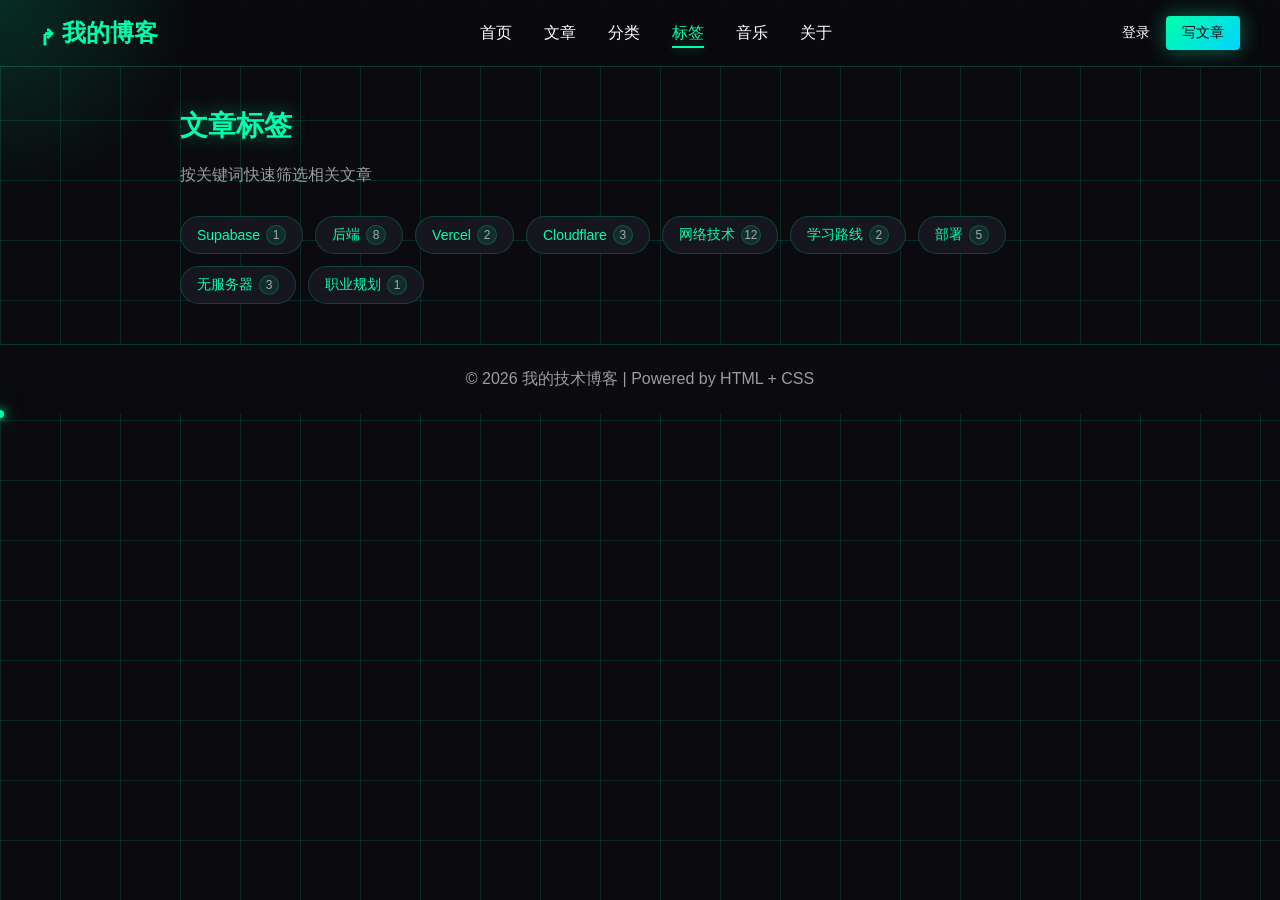
<file: my-blog-frontend-github/tags.html>
<!DOCTYPE html>
<html lang="zh-CN">
<head>
<meta charset="UTF-8"><meta name="viewport" content="width=device-width,initial-scale=1.0"><title>标签 - 我的技术博客</title>
<link rel="stylesheet" href="./static/common.css">
<style>
.container{max-width:1000px;margin:40px auto;padding:0 40px}
.page-title{font-size:28px;color:var(--accent);margin-bottom:20px;text-shadow:0 0 20px var(--accent-glow)}
.page-desc{color:var(--text-secondary);margin-bottom:30px}
.tag-cloud{display:flex;flex-wrap:wrap;gap:12px}
.tag-item{background:var(--bg-card);backdrop-filter:blur(10px);border:1px solid var(--border-color);border-radius:20px;padding:8px 16px;transition:all .4s cubic-bezier(.34,1.56,.64,1);cursor:none;display:flex;align-items:center;gap:6px}
.tag-item:hover{border-color:var(--accent);background:rgba(0,255,170,.1);transform:translateY(-4px) scale(1.05);box-shadow:0 8px 20px rgba(0,255,170,.18),0 0 0 1px var(--border-hover)}
.tag-name{color:var(--accent);font-size:14px}
.tag-count{color:var(--text-secondary);font-size:12px;background:rgba(0,255,170,.1);width:20px;height:20px;border-radius:50%;display:flex;align-items:center;justify-content:center;border:1px solid var(--border-color)}
</style>
</head>
<body>
<div class="grid-bg"></div>
<nav>
    <a href="index.html" class="logo">我的博客</a>
    <div class="nav-links">
        <a href="home.html">首页</a>
        <a href="articles.html">文章</a>
        <a href="categories.html">分类</a>
        <a href="tags.html" class="active">标签</a>
        <a href="music.html">音乐</a>
        <a href="about.html">关于</a>
    </div>
    <div class="nav-actions">
        <a href="#" class="login-btn">登录</a>
        <a href="#" class="start-btn">写文章</a>
    </div>
</nav>
<div class="container">
    <h1 class="page-title">文章标签</h1>
    <p class="page-desc">按关键词快速筛选相关文章</p>
    <div class="tag-cloud">
        <div class="tag-item" onclick="location.href="articles.html?tag=Supabase'"><span class="tag-name">Supabase</span><span class="tag-count">1</span></div>
        <div class="tag-item" onclick="location.href="articles.html?tag=后端'"><span class="tag-name">后端</span><span class="tag-count">8</span></div>
        <div class="tag-item" onclick="location.href="articles.html?tag=Vercel'"><span class="tag-name">Vercel</span><span class="tag-count">2</span></div>
        <div class="tag-item" onclick="location.href="articles.html?tag=Cloudflare'"><span class="tag-name">Cloudflare</span><span class="tag-count">3</span></div>
        <div class="tag-item" onclick="location.href="articles.html?tag=网络技术'"><span class="tag-name">网络技术</span><span class="tag-count">12</span></div>
        <div class="tag-item" onclick="location.href="articles.html?tag=学习路线'"><span class="tag-name">学习路线</span><span class="tag-count">2</span></div>
        <div class="tag-item" onclick="location.href="articles.html?tag=部署'"><span class="tag-name">部署</span><span class="tag-count">5</span></div>
        <div class="tag-item" onclick="location.href="articles.html?tag=无服务器'"><span class="tag-name">无服务器</span><span class="tag-count">3</span></div>
        <div class="tag-item" onclick="location.href="articles.html?tag=职业规划'"><span class="tag-name">职业规划</span><span class="tag-count">1</span></div>
    </div>
</div>
<footer><p>© 2026 我的技术博客 | Powered by HTML + CSS</p></footer>
<script src="./static/common.js"></script>
</body>
</html>
</file>
<file: my-blog-frontend-github/static/common.css>
:root {
    --bg-primary: #0a0a0f;
    --bg-secondary: #12121a;
    --bg-card: rgba(26, 26, 36, 0.8);
    --accent: #00ffaa;
    --accent-glow: rgba(0, 255, 170, 0.4);
    --accent-blue: #00d4ff;
    --accent-purple: #7b61ff;
    --text-primary: #ffffff;
    --text-secondary: rgba(255, 255, 255, 0.6);
    --border-color: rgba(0, 255, 170, 0.2);
    --border-hover: rgba(0, 255, 170, 0.5);
}

* {
    margin: 0;
    padding: 0;
    box-sizing: border-box;
}

body {
    background: var(--bg-primary);
    color: var(--text-primary);
    font-family: "Microsoft Yahei", -apple-system, BlinkMacSystemFont, sans-serif;
    min-height: 100vh;
    position: relative;
    cursor: none;
}

body::before {
    content: '';
    position: fixed;
    top: 0;
    left: 0;
    width: 100%;
    height: 100%;
    background-image: 
        linear-gradient(rgba(0, 255, 170, 0.05) 1px, transparent 1px),
        linear-gradient(90deg, rgba(0, 255, 170, 0.05) 1px, transparent 1px);
    background-size: 60px 60px;
    pointer-events: none;
    z-index: 0;
    animation: gridMove 20s linear infinite;
}

@keyframes gridMove {
    0% { background-position: 0 0; }
    100% { background-position: 60px 60px; }
}

.grid-bg {
    position: fixed;
    top: 0; left: 0;
    width: 100%; height: 100%;
    background-image: 
        linear-gradient(rgba(0, 255, 170, 0.08) 1px, transparent 1px),
        linear-gradient(90deg, rgba(0, 255, 170, 0.08) 1px, transparent 1px);
    background-size: 60px 60px;
    animation: gridMove 20s linear infinite;
    pointer-events: none;
    z-index: 0;
}

.container, nav, .main-content, .page-container, .content {
    position: relative;
    z-index: 10;
}

.cursor-glow {
    position: fixed;
    width: 400px;
    height: 400px;
    border-radius: 50%;
    background: radial-gradient(circle, rgba(0, 255, 170, 0.15) 0%, transparent 70%);
    pointer-events: none;
    transform: translate(-50%, -50%);
    z-index: 9998;
    transition: width 0.3s, height 0.3s;
}

.cursor-dot {
    position: fixed;
    width: 8px;
    height: 8px;
    background: var(--accent);
    border-radius: 50%;
    pointer-events: none;
    transform: translate(-50%, -50%);
    z-index: 9999;
    box-shadow: 0 0 10px var(--accent), 0 0 20px rgba(0, 255, 170, 0.5);
    transition: width 0.2s, height 0.2s;
}

.cursor-dot.clicking {
    width: 16px;
    height: 16px;
}

.drag-trail {
    position: fixed;
    width: 6px;
    height: 6px;
    background: var(--accent);
    border-radius: 50%;
    pointer-events: none;
    z-index: 9997;
    transform: translate(-50%, -50%);
}

.ripple {
    position: fixed;
    width: 20px;
    height: 20px;
    border: 2px solid var(--accent);
    border-radius: 50%;
    pointer-events: none;
    transform: translate(-50%, -50%);
    z-index: 9996;
    animation: rippleExpand 0.8s ease-out forwards;
}

@keyframes rippleExpand {
    0% { width: 20px; height: 20px; opacity: 1; }
    100% { width: 150px; height: 150px; opacity: 0; }
}

.explosion-particle {
    position: fixed;
    width: 4px;
    height: 4px;
    background: var(--accent);
    border-radius: 50%;
    pointer-events: none;
    z-index: 9995;
    box-shadow: 0 0 8px currentColor;
}

nav {
    background: rgba(10, 10, 15, 0.85);
    backdrop-filter: blur(10px);
    padding: 1rem 40px;
    display: flex;
    align-items: center;
    justify-content: space-between;
    border-bottom: 1px solid var(--border-color);
    position: sticky;
    top: 0;
    z-index: 100;
}

.logo {
    color: var(--accent);
    font-size: 24px;
    font-weight: 700;
    display: flex;
    align-items: center;
    gap: 8px;
    text-decoration: none;
    cursor: none;
}

.logo::before {
    content: "↱";
    font-size: 28px;
}

.logo:hover {
    text-shadow: 0 0 20px var(--accent-glow);
}

.nav-links {
    display: flex;
    gap: 2rem;
    margin-left: 2rem;
}

.nav-links a {
    color: var(--text-primary);
    text-decoration: none;
    font-size: 16px;
    transition: all 0.3s ease;
    padding: 4px 0;
    position: relative;
    cursor: none;
}

.nav-links a:hover {
    color: var(--accent);
    text-shadow: 0 0 10px var(--accent-glow);
}

.nav-links a.active {
    color: var(--accent);
}

.nav-links a.active::after {
    content: "";
    position: absolute;
    bottom: 0;
    left: 0;
    width: 100%;
    height: 2px;
    background: var(--accent);
    box-shadow: 0 0 10px var(--accent-glow);
}

.nav-actions {
    display: flex;
    align-items: center;
    gap: 1rem;
}

.login-btn {
    color: var(--text-primary);
    text-decoration: none;
    font-size: 14px;
    transition: color 0.3s;
}

.login-btn:hover {
    color: var(--accent);
}

.start-btn {
    background: linear-gradient(135deg, var(--accent) 0%, var(--accent-blue) 100%);
    color: var(--bg-primary);
    padding: 8px 16px;
    border-radius: 4px;
    text-decoration: none;
    font-size: 14px;
    font-weight: 500;
    transition: all 0.3s;
    box-shadow: 0 0 20px var(--accent-glow);
}

.start-btn:hover {
    transform: translateY(-2px);
    box-shadow: 0 0 30px var(--accent-glow);
}

.page-container, .container {
    max-width: 1200px;
    margin: 0 auto;
    padding: 40px;
}

.page-title {
    font-size: 28px;
    color: var(--accent);
    margin-bottom: 20px;
    text-shadow: 0 0 20px var(--accent-glow);
}

.page-desc {
    color: var(--text-secondary);
    margin-bottom: 30px;
}

.article-list {
    display: flex;
    flex-direction: column;
    gap: 20px;
}

.article-card {
    background: var(--bg-card);
    backdrop-filter: blur(10px);
    border: 1px solid var(--border-color);
    border-radius: 8px;
    padding: 24px;
    transition: all 0.4s cubic-bezier(.34, 1.56, .64, 1);
    transform-origin: center bottom;
    cursor: none;
}

.article-card:hover {
    border-color: var(--accent);
    transform: translateY(-6px) scale(1.02);
    box-shadow: 0 12px 32px rgba(0, 255, 170, 0.15), 0 0 0 1px var(--border-hover);
}

.article-title {
    font-size: 20px;
    color: var(--text-primary);
    margin-bottom: 8px;
    text-decoration: none;
    display: block;
    transition: color 0.3s;
}

.article-title:hover {
    color: var(--accent);
    text-shadow: 0 0 10px var(--accent-glow);
}

.article-meta {
    display: flex;
    gap: 16px;
    color: var(--text-secondary);
    font-size: 14px;
    margin-bottom: 12px;
}

.article-excerpt {
    color: var(--text-secondary);
    font-size: 15px;
    margin-bottom: 16px;
}

.tag-list {
    display: flex;
    gap: 8px;
}

.tag {
    background: rgba(0, 255, 170, 0.1);
    color: var(--accent);
    padding: 4px 10px;
    border-radius: 4px;
    font-size: 12px;
    border: 1px solid var(--border-color);
    transition: all 0.3s;
}

.tag:hover {
    background: var(--accent);
    color: var(--bg-primary);
    box-shadow: 0 0 15px var(--accent-glow);
}

.sidebar {
    display: flex;
    flex-direction: column;
    gap: 20px;
}

.sidebar-card {
    background: var(--bg-card);
    backdrop-filter: blur(10px);
    border: 1px solid var(--border-color);
    border-radius: 8px;
    padding: 20px;
}

.sidebar-title {
    font-size: 18px;
    margin-bottom: 16px;
    color: var(--text-primary);
}

.author-info {
    display: flex;
    align-items: center;
    gap: 12px;
    margin-bottom: 16px;
}

.avatar {
    width: 60px;
    height: 60px;
    border-radius: 50%;
    background: linear-gradient(135deg, var(--accent) 0%, var(--accent-blue) 100%);
    display: flex;
    align-items: center;
    justify-content: center;
    color: var(--bg-primary);
    font-weight: 700;
    box-shadow: 0 0 20px var(--accent-glow);
}

.author-name {
    font-size: 18px;
    color: var(--text-primary);
}

.author-bio {
    color: var(--text-secondary);
    font-size: 14px;
}

.category-list {
    display: flex;
    flex-direction: column;
    gap: 8px;
}

.category-item {
    display: flex;
    justify-content: space-between;
    color: var(--text-secondary);
    font-size: 14px;
    padding: 8px 0;
    border-bottom: 1px solid rgba(0, 255, 170, 0.1);
    transition: color 0.3s;
}

.category-item:hover {
    color: var(--accent);
}

.main-content {
    display: grid;
    grid-template-columns: 3fr 1fr;
    gap: 30px;
    padding: 0 40px 40px;
    max-width: 1400px;
    margin: 0 auto;
}

.header-section {
    padding: 40px;
    max-width: 1200px;
    margin: 0 auto;
}

.blog-title {
    font-size: 32px;
    color: var(--text-primary);
    margin-bottom: 8px;
}

.blog-subtitle {
    color: var(--text-secondary);
    font-size: 16px;
}

footer {
    background: rgba(10, 10, 15, 0.8);
    backdrop-filter: blur(10px);
    padding: 24px 40px;
    text-align: center;
    color: var(--text-secondary);
    border-top: 1px solid var(--border-color);
    position: relative;
    z-index: 10;
}

.cate-card {
    background: var(--bg-card);
    backdrop-filter: blur(10px);
    border: 1px solid var(--border-color);
    border-radius: 8px;
    padding: 20px;
    margin-bottom: 16px;
    transition: all 0.4s cubic-bezier(.34, 1.56, .64, 1);
    transform-origin: center bottom;
    cursor: none;
}

.cate-card:hover {
    border-color: var(--accent);
    transform: translateY(-4px) scale(1.01);
    box-shadow: 0 12px 32px rgba(0, 255, 170, 0.15), 0 0 0 1px var(--border-hover);
}

.cate-count {
    display: inline-block;
    background: rgba(0, 255, 170, 0.1);
    color: var(--accent);
    padding: 2px 8px;
    border-radius: 10px;
    font-size: 12px;
    margin-left: 10px;
    border: 1px solid var(--border-color);
}

.tag-cloud {
    display: flex;
    flex-wrap: wrap;
    gap: 12px;
}

.tag-item {
    background: var(--bg-card);
    backdrop-filter: blur(10px);
    border: 1px solid var(--border-color);
    border-radius: 20px;
    padding: 8px 16px;
    transition: all 0.4s cubic-bezier(.34, 1.56, .64, 1);
    cursor: none;
    display: flex;
    align-items: center;
    gap: 6px;
}

.tag-item:hover {
    border-color: var(--accent);
    background: rgba(0, 255, 170, 0.1);
    transform: translateY(-4px) scale(1.05);
    box-shadow: 0 8px 20px rgba(0, 255, 170, 0.18), 0 0 0 1px var(--border-hover);
}

.tag-name {
    color: var(--accent);
    font-size: 14px;
}

.tag-count {
    color: var(--text-secondary);
    font-size: 12px;
    background: rgba(0, 255, 170, 0.1);
    width: 20px;
    height: 20px;
    border-radius: 50%;
    display: flex;
    align-items: center;
    justify-content: center;
}

.about-card {
    background: var(--bg-card);
    backdrop-filter: blur(10px);
    border: 1px solid var(--border-color);
    border-radius: 8px;
    padding: 30px;
    line-height: 2;
    transition: all 0.4s cubic-bezier(.34, 1.56, .64, 1);
    transform-origin: center bottom;
}

.about-card:hover {
    border-color: var(--accent);
    transform: translateY(-4px);
    box-shadow: 0 10px 24px rgba(0, 255, 170, 0.12), 0 0 0 1px var(--border-hover);
}

.about-card p {
    margin-bottom: 16px;
}

.about-card .highlight {
    color: var(--accent);
    font-weight: 500;
    text-shadow: 0 0 10px var(--accent-glow);
}

.search-box {
    display: flex;
    gap: 10px;
    margin-bottom: 40px;
    justify-content: center;
}

input[type="text"], input[type="search"] {
    padding: 12px 20px;
    width: 400px;
    border: 1px solid var(--border-color);
    border-radius: 30px;
    font-size: 16px;
    outline: none;
    background: var(--bg-card);
    backdrop-filter: blur(10px);
    color: var(--text-primary);
    transition: all 0.3s;
}

input[type="text"]:focus, input[type="search"]:focus {
    border-color: var(--accent);
    box-shadow: 0 0 20px var(--accent-glow);
}

button, .btn {
    padding: 12px 30px;
    background: linear-gradient(135deg, var(--accent) 0%, var(--accent-blue) 100%);
    border: none;
    border-radius: 30px;
    color: var(--bg-primary);
    font-weight: bold;
    cursor: none;
    transition: all 0.3s;
    box-shadow: 0 0 20px var(--accent-glow);
}

button:hover, .btn:hover {
    transform: translateY(-2px);
    box-shadow: 0 0 30px var(--accent-glow);
}

.grid {
    display: grid;
    grid-template-columns: repeat(auto-fill, minmax(200px, 1fr));
    gap: 20px;
}

.card {
    background: var(--bg-card);
    backdrop-filter: blur(10px);
    border: 1px solid var(--border-color);
    border-radius: 8px;
    padding: 15px;
    transition: all 0.4s cubic-bezier(.34, 1.56, .64, 1);
    cursor: none;
}

.card:hover {
    border-color: var(--accent);
    transform: translateY(-4px);
    box-shadow: 0 10px 24px rgba(0, 255, 170, 0.12), 0 0 0 1px var(--border-hover);
}

.card img {
    width: 100%;
    border-radius: 4px;
    margin-bottom: 10px;
}

.card h3 {
    font-size: 14px;
    margin-bottom: 5px;
    white-space: nowrap;
    overflow: hidden;
    text-overflow: ellipsis;
    color: var(--text-primary);
}

.card p {
    font-size: 12px;
    color: var(--text-secondary);
    margin-bottom: 10px;
}

.category-tabs {
    display: flex;
    gap: 15px;
    margin-bottom: 20px;
    padding-bottom: 15px;
    border-bottom: 1px solid var(--border-color);
}

.category-tabs .tab {
    padding: 8px 16px;
    color: var(--text-secondary);
    cursor: none;
    border-radius: 20px;
    transition: all 0.3s;
    font-size: 14px;
}

.category-tabs .tab:hover {
    color: var(--text-primary);
}

.category-tabs .tab.active {
    background: linear-gradient(135deg, var(--accent) 0%, var(--accent-blue) 100%);
    color: var(--bg-primary);
    box-shadow: 0 0 20px var(--accent-glow);
}

.category-tabs .more-tab {
    margin-left: auto;
    color: var(--accent);
}

.section {
    margin-bottom: 50px;
}

.section-title {
    color: var(--accent);
    margin-bottom: 20px;
    border-left: 4px solid var(--accent);
    padding-left: 10px;
    text-shadow: 0 0 10px var(--accent-glow);
}

.bottom-player {
    position: fixed;
    bottom: 0;
    left: 0;
    right: 0;
    background: rgba(10, 10, 15, 0.95);
    backdrop-filter: blur(10px);
    border-top: 1px solid var(--border-color);
    padding: 10px 20px;
    display: flex;
    align-items: center;
    gap: 15px;
    z-index: 1000;
    transform: translateY(100%);
    transition: transform 0.3s ease;
}

.bottom-player.show {
    transform: translateY(0);
}

.player-cover {
    width: 48px;
    height: 48px;
    border-radius: 4px;
    object-fit: cover;
    flex-shrink: 0;
}

.player-info {
    flex: 1;
    min-width: 0;
}

.player-info h4 {
    font-size: 14px;
    margin-bottom: 3px;
    white-space: nowrap;
    overflow: hidden;
    text-overflow: ellipsis;
    color: var(--text-primary);
}

.player-info p {
    font-size: 12px;
    color: var(--text-secondary);
    white-space: nowrap;
    overflow: hidden;
    text-overflow: ellipsis;
}

.player-controls {
    display: flex;
    align-items: center;
    gap: 15px;
}

.control-btn {
    width: 36px;
    height: 36px;
    border-radius: 50%;
    background: transparent;
    border: none;
    color: var(--text-primary);
    font-size: 16px;
    cursor: none;
    display: flex;
    align-items: center;
    justify-content: center;
    transition: all 0.3s;
}

.control-btn:hover {
    background: rgba(0, 255, 170, 0.1);
    color: var(--accent);
}

.control-btn.play {
    width: 44px;
    height: 44px;
    background: linear-gradient(135deg, var(--accent) 0%, var(--accent-blue) 100%);
    color: var(--bg-primary);
    font-size: 20px;
    box-shadow: 0 0 20px var(--accent-glow);
}

.control-btn.play:hover {
    box-shadow: 0 0 30px var(--accent-glow);
}

.progress-bar {
    flex: 1;
    height: 3px;
    background: rgba(0, 255, 170, 0.1);
    border-radius: 3px;
    cursor: none;
    position: relative;
    margin: 0 20px;
}

.progress-fill {
    height: 100%;
    background: linear-gradient(90deg, var(--accent) 0%, var(--accent-blue) 100%);
    border-radius: 3px;
    width: 0%;
    transition: width 0.1s;
    box-shadow: 0 0 10px var(--accent-glow);
}

.time-display {
    font-size: 12px;
    color: var(--text-secondary);
    min-width: 80px;
    text-align: center;
}

.loading, .error {
    text-align: center;
    color: var(--text-secondary);
}

.error {
    color: #ff4444;
}

.article-header {
    margin-bottom: 30px;
}

.article-title-main {
    font-size: 32px;
    color: var(--text-primary);
    margin-bottom: 16px;
}

.article-content {
    background: var(--bg-card);
    backdrop-filter: blur(10px);
    border: 1px solid var(--border-color);
    border-radius: 8px;
    padding: 40px;
    font-size: 16px;
    transition: all 0.4s cubic-bezier(.34, 1.56, .64, 1);
    transform-origin: center bottom;
    line-height: 1.8;
}

.article-content:hover {
    border-color: var(--accent);
    transform: translateY(-4px);
    box-shadow: 0 10px 24px rgba(0, 255, 170, 0.12), 0 0 0 1px var(--border-hover);
}

.article-content h2 {
    color: var(--accent);
    margin: 30px 0 16px;
    font-size: 24px;
    text-shadow: 0 0 10px var(--accent-glow);
}

.article-content p {
    margin-bottom: 20px;
}

.article-content code {
    background: rgba(0, 255, 170, 0.1);
    padding: 2px 6px;
    border-radius: 4px;
    color: var(--accent);
}

.article-content pre {
    background: rgba(0, 0, 0, 0.3);
    padding: 16px;
    border-radius: 8px;
    overflow-x: auto;
    margin: 20px 0;
    border: 1px solid var(--border-color);
}
</file>
